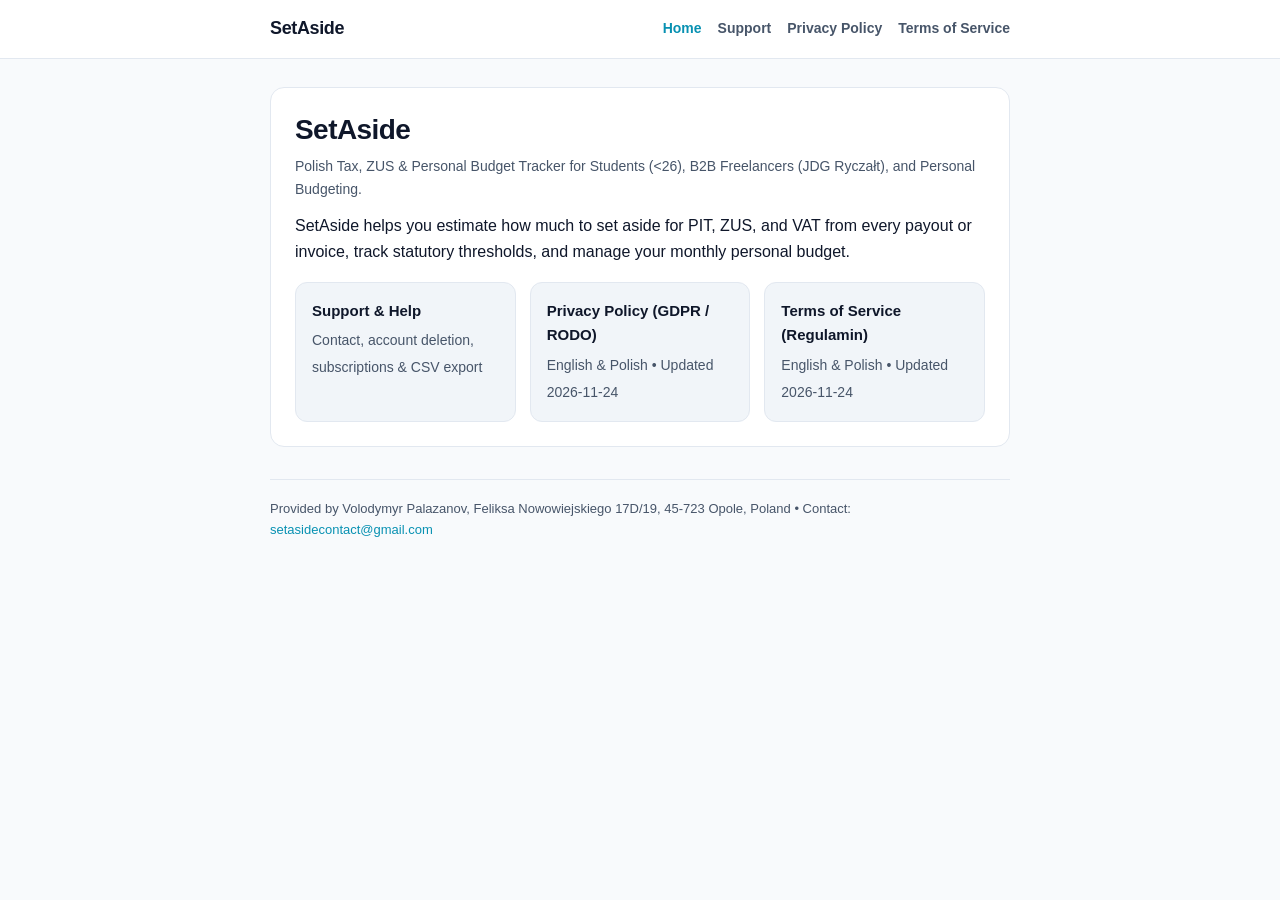
<file: index.html>
<!DOCTYPE html>
<html lang="en">
<head>
  <meta charset="UTF-8" />
  <meta name="viewport" content="width=device-width, initial-scale=1.0" />
  <title>SetAside — Polish Tax, ZUS &amp; Personal Budget Tracker</title>
  <link rel="stylesheet" href="style.css" />
</head>
<body>
  <header class="topbar">
    <div class="topbar-inner">
      <a class="brand" href="index.html">SetAside</a>
      <nav class="nav">
        <a class="active" href="index.html">Home</a>
        <a href="support.html">Support</a>
        <a href="privacy.html">Privacy Policy</a>
        <a href="terms.html">Terms of Service</a>
      </nav>
    </div>
  </header>

  <main class="container">
    <section class="card">
      <h1>SetAside</h1>
      <p class="muted">
        Polish Tax, ZUS &amp; Personal Budget Tracker for Students (&lt;26), B2B Freelancers (JDG Ryczałt), and Personal Budgeting.
      </p>
      <p>
        SetAside helps you estimate how much to set aside for PIT, ZUS, and VAT from every payout or invoice, track statutory thresholds, and manage your monthly personal budget.
      </p>
      <div class="grid">
        <a class="tile" href="support.html">
          <strong>Support &amp; Help</strong>
          <span class="muted">Contact, account deletion, subscriptions &amp; CSV export</span>
        </a>
        <a class="tile" href="privacy.html">
          <strong>Privacy Policy (GDPR / RODO)</strong>
          <span class="muted">English &amp; Polish • Updated 2026-11-24</span>
        </a>
        <a class="tile" href="terms.html">
          <strong>Terms of Service (Regulamin)</strong>
          <span class="muted">English &amp; Polish • Updated 2026-11-24</span>
        </a>
      </div>
    </section>

    <footer class="footer">
      Provided by Volodymyr Palazanov, Feliksa Nowowiejskiego 17D/19, 45-723 Opole, Poland •
      Contact: <a href="mailto:setasidecontact@gmail.com">setasidecontact@gmail.com</a>
    </footer>
  </main>
</body>
</html>
</file>
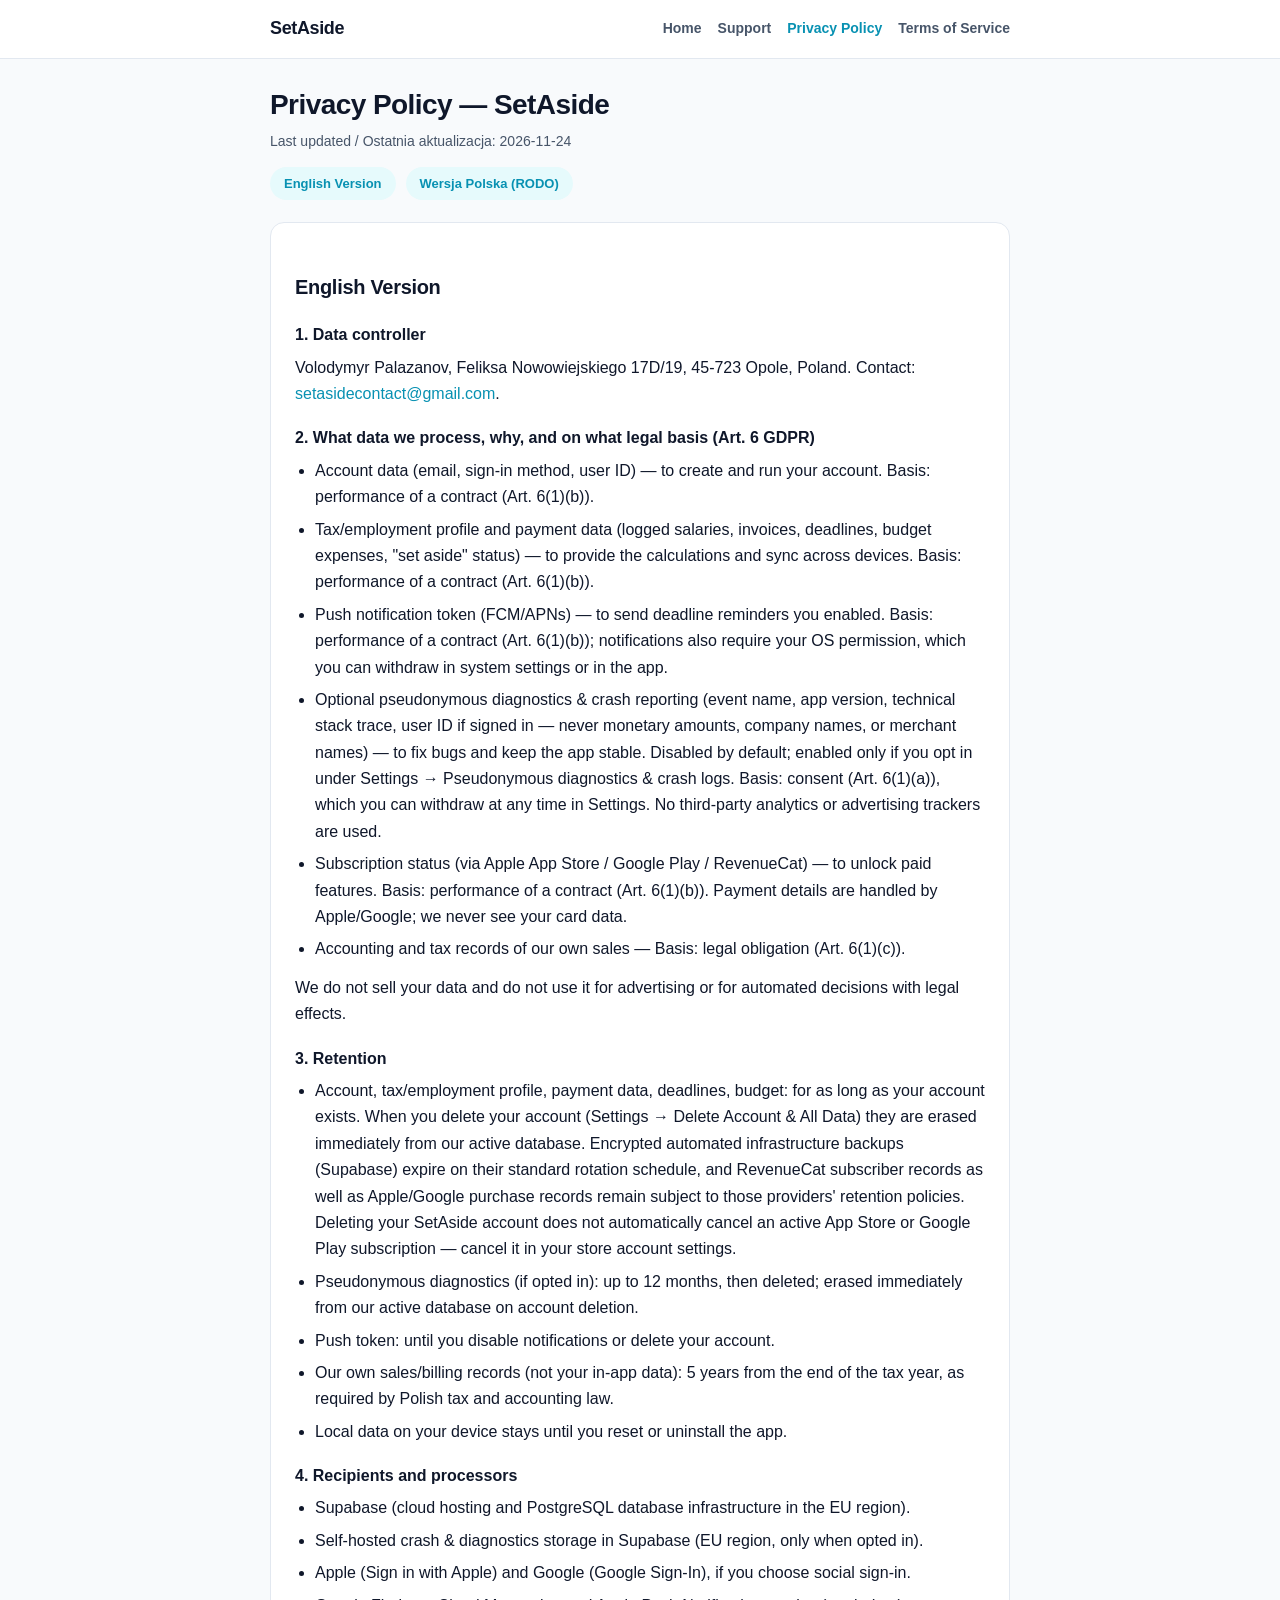
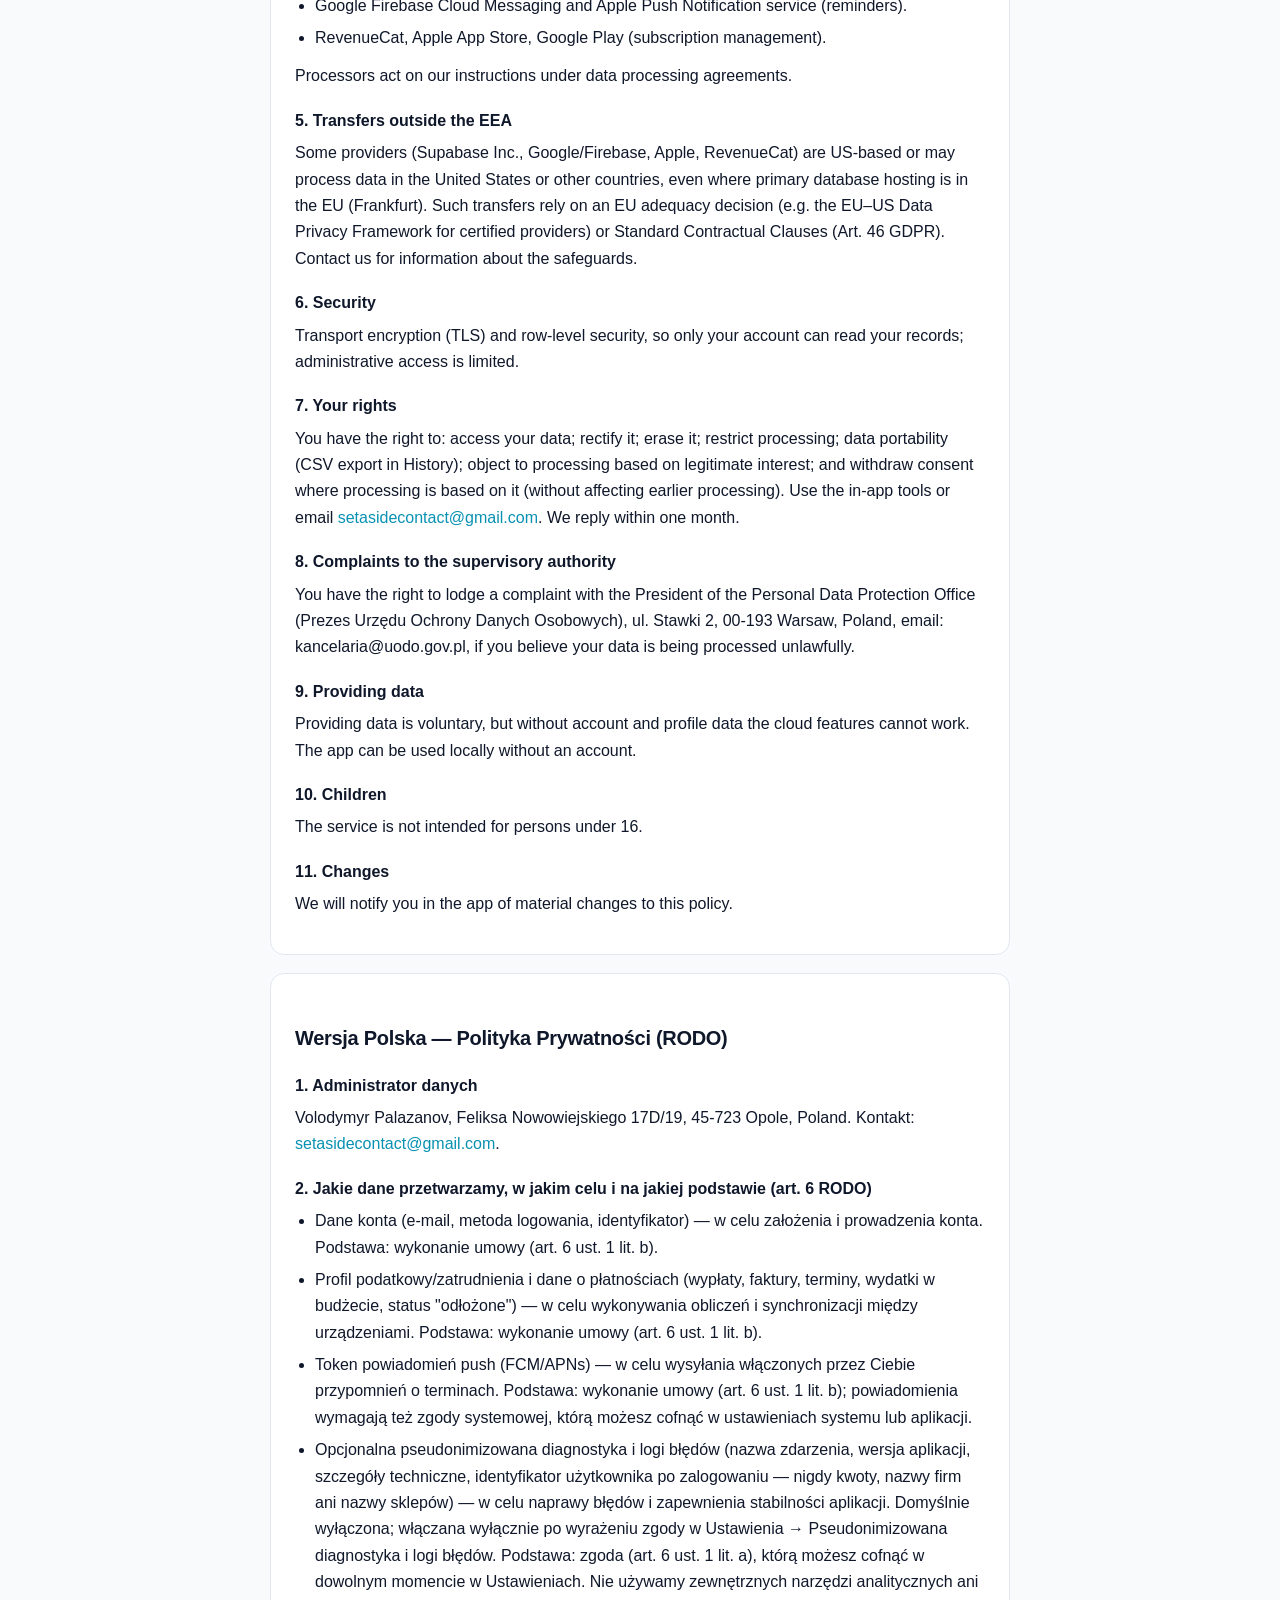
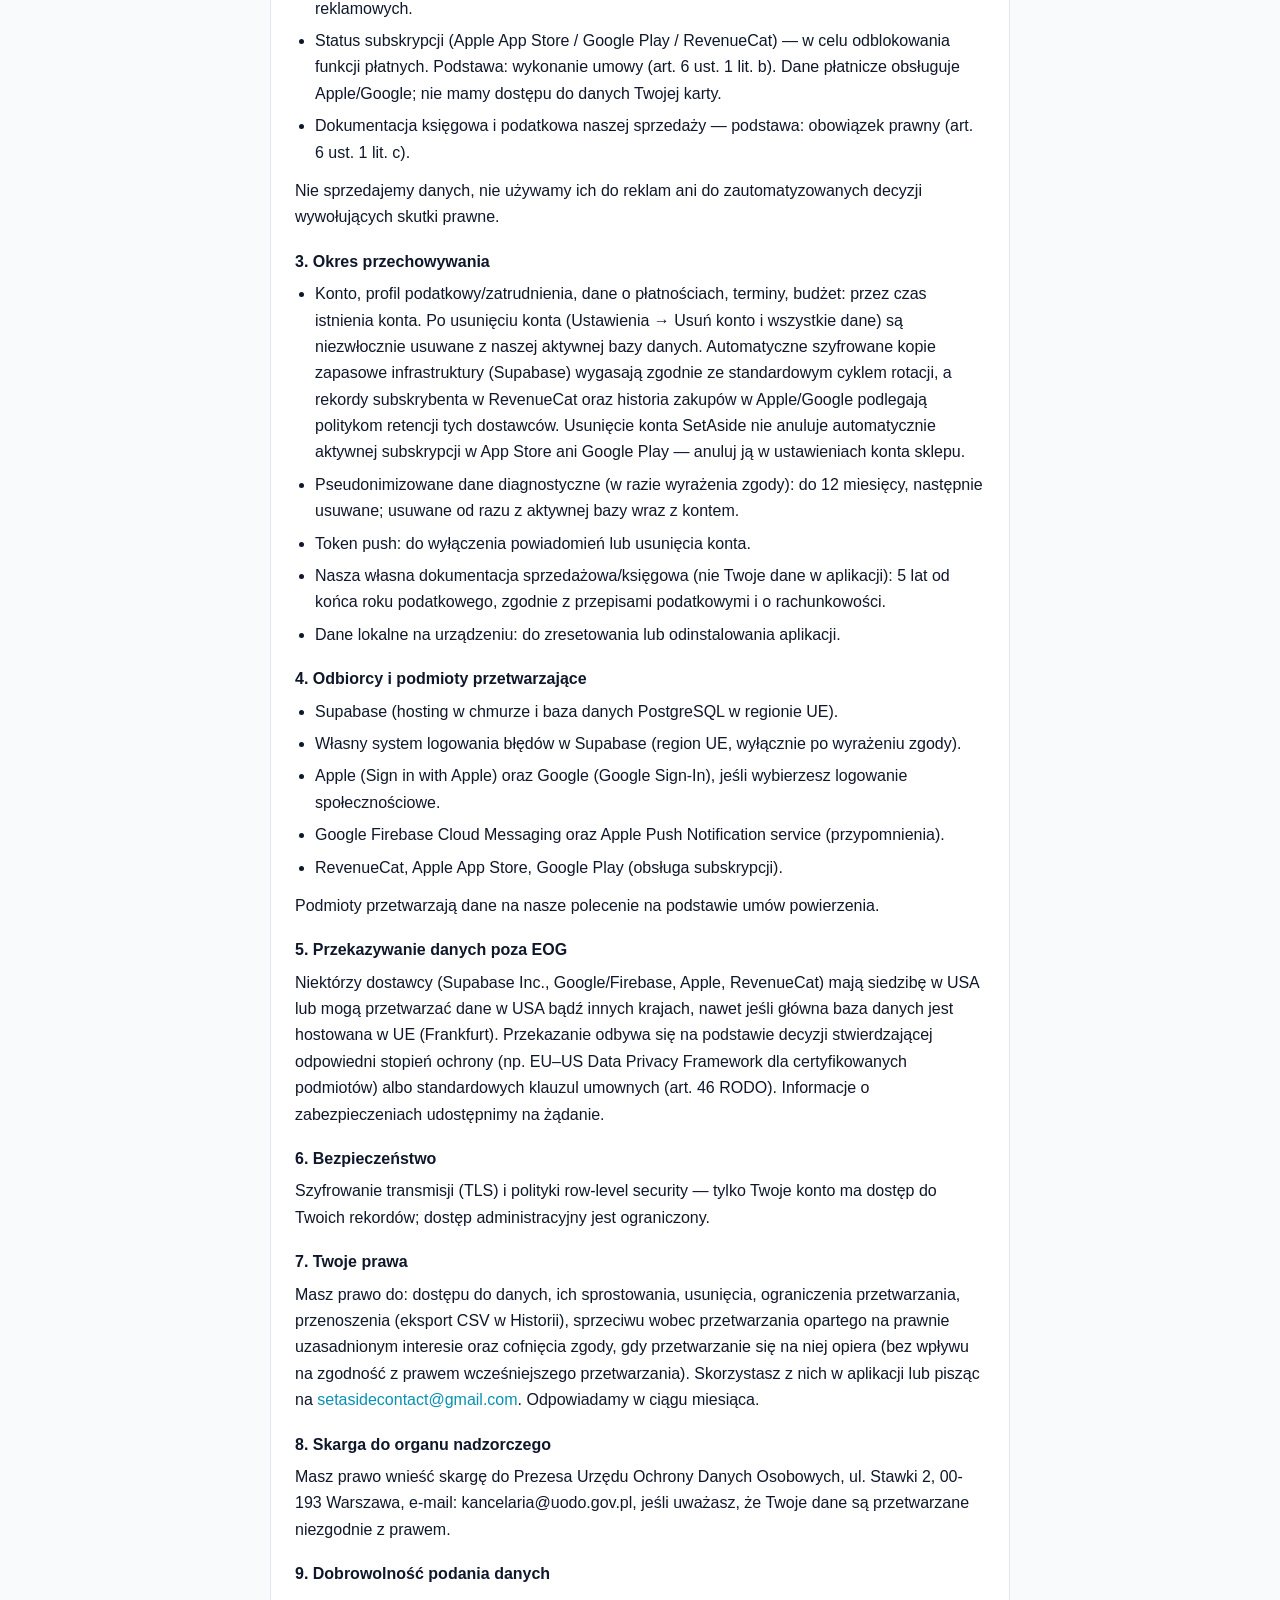
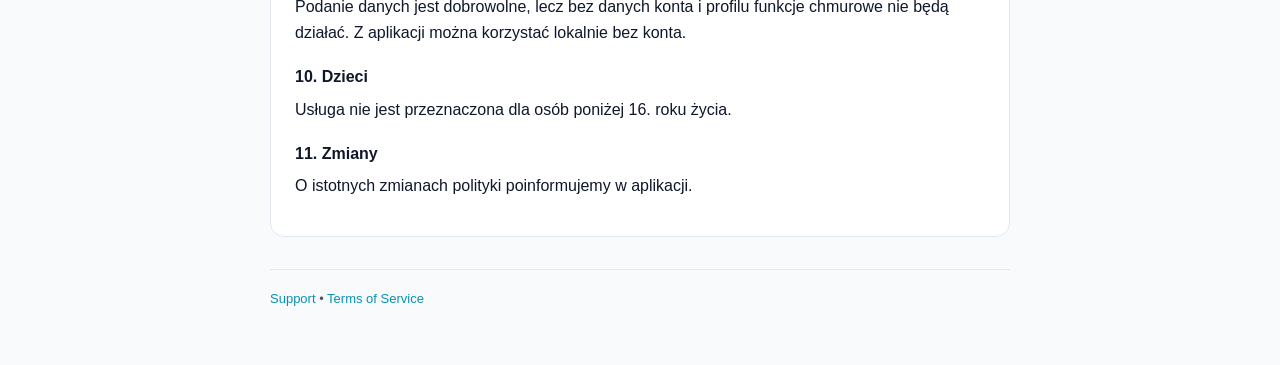
<file: privacy.html>
<!DOCTYPE html>
<html lang="en">
<head>
  <meta charset="UTF-8" />
  <meta name="viewport" content="width=device-width, initial-scale=1.0" />
  <title>Privacy Policy — SetAside</title>
  <link rel="stylesheet" href="style.css" />
</head>
<body>
  <header class="topbar">
    <div class="topbar-inner">
      <a class="brand" href="index.html">SetAside</a>
      <nav class="nav">
        <a href="index.html">Home</a>
        <a href="support.html">Support</a>
        <a class="active" href="privacy.html">Privacy Policy</a>
        <a href="terms.html">Terms of Service</a>
      </nav>
    </div>
  </header>

  <main class="container">
    <h1>Privacy Policy — SetAside</h1>
    <p class="muted">Last updated / Ostatnia aktualizacja: 2026-11-24</p>

    <div class="lang-pills">
      <a class="pill" href="#en">English Version</a>
      <a class="pill" href="#pl">Wersja Polska (RODO)</a>
    </div>

    <section id="en" class="card">
      <h2>English Version</h2>

      <h3>1. Data controller</h3>
      <p>
        Volodymyr Palazanov, Feliksa Nowowiejskiego 17D/19, 45-723 Opole, Poland. Contact:
        <a href="mailto:setasidecontact@gmail.com">setasidecontact@gmail.com</a>.
      </p>

      <h3>2. What data we process, why, and on what legal basis (Art. 6 GDPR)</h3>
      <ul>
        <li>Account data (email, sign-in method, user ID) — to create and run your account. Basis: performance of a contract (Art. 6(1)(b)).</li>
        <li>Tax/employment profile and payment data (logged salaries, invoices, deadlines, budget expenses, "set aside" status) — to provide the calculations and sync across devices. Basis: performance of a contract (Art. 6(1)(b)).</li>
        <li>Push notification token (FCM/APNs) — to send deadline reminders you enabled. Basis: performance of a contract (Art. 6(1)(b)); notifications also require your OS permission, which you can withdraw in system settings or in the app.</li>
        <li>Optional pseudonymous diagnostics &amp; crash reporting (event name, app version, technical stack trace, user ID if signed in — never monetary amounts, company names, or merchant names) — to fix bugs and keep the app stable. Disabled by default; enabled only if you opt in under Settings → Pseudonymous diagnostics &amp; crash logs. Basis: consent (Art. 6(1)(a)), which you can withdraw at any time in Settings. No third-party analytics or advertising trackers are used.</li>
        <li>Subscription status (via Apple App Store / Google Play / RevenueCat) — to unlock paid features. Basis: performance of a contract (Art. 6(1)(b)). Payment details are handled by Apple/Google; we never see your card data.</li>
        <li>Accounting and tax records of our own sales — Basis: legal obligation (Art. 6(1)(c)).</li>
      </ul>
      <p>We do not sell your data and do not use it for advertising or for automated decisions with legal effects.</p>

      <h3>3. Retention</h3>
      <ul>
        <li>Account, tax/employment profile, payment data, deadlines, budget: for as long as your account exists. When you delete your account (Settings → Delete Account &amp; All Data) they are erased immediately from our active database. Encrypted automated infrastructure backups (Supabase) expire on their standard rotation schedule, and RevenueCat subscriber records as well as Apple/Google purchase records remain subject to those providers' retention policies. Deleting your SetAside account does not automatically cancel an active App Store or Google Play subscription — cancel it in your store account settings.</li>
        <li>Pseudonymous diagnostics (if opted in): up to 12 months, then deleted; erased immediately from our active database on account deletion.</li>
        <li>Push token: until you disable notifications or delete your account.</li>
        <li>Our own sales/billing records (not your in-app data): 5 years from the end of the tax year, as required by Polish tax and accounting law.</li>
        <li>Local data on your device stays until you reset or uninstall the app.</li>
      </ul>

      <h3>4. Recipients and processors</h3>
      <ul>
        <li>Supabase (cloud hosting and PostgreSQL database infrastructure in the EU region).</li>
        <li>Self-hosted crash &amp; diagnostics storage in Supabase (EU region, only when opted in).</li>
        <li>Apple (Sign in with Apple) and Google (Google Sign-In), if you choose social sign-in.</li>
        <li>Google Firebase Cloud Messaging and Apple Push Notification service (reminders).</li>
        <li>RevenueCat, Apple App Store, Google Play (subscription management).</li>
      </ul>
      <p>Processors act on our instructions under data processing agreements.</p>

      <h3>5. Transfers outside the EEA</h3>
      <p>
        Some providers (Supabase Inc., Google/Firebase, Apple, RevenueCat) are US-based or may process data in the United States or other countries, even where primary database hosting is in the EU (Frankfurt). Such transfers rely on an EU adequacy decision (e.g. the EU–US Data Privacy Framework for certified providers) or Standard Contractual Clauses (Art. 46 GDPR). Contact us for information about the safeguards.
      </p>

      <h3>6. Security</h3>
      <p>Transport encryption (TLS) and row-level security, so only your account can read your records; administrative access is limited.</p>

      <h3>7. Your rights</h3>
      <p>
        You have the right to: access your data; rectify it; erase it; restrict processing; data portability (CSV export in History); object to processing based on legitimate interest; and withdraw consent where processing is based on it (without affecting earlier processing). Use the in-app tools or email <a href="mailto:setasidecontact@gmail.com">setasidecontact@gmail.com</a>. We reply within one month.
      </p>

      <h3>8. Complaints to the supervisory authority</h3>
      <p>
        You have the right to lodge a complaint with the President of the Personal Data Protection Office (Prezes Urzędu Ochrony Danych Osobowych), ul. Stawki 2, 00-193 Warsaw, Poland, email: kancelaria@uodo.gov.pl, if you believe your data is being processed unlawfully.
      </p>

      <h3>9. Providing data</h3>
      <p>Providing data is voluntary, but without account and profile data the cloud features cannot work. The app can be used locally without an account.</p>

      <h3>10. Children</h3>
      <p>The service is not intended for persons under 16.</p>

      <h3>11. Changes</h3>
      <p>We will notify you in the app of material changes to this policy.</p>
    </section>

    <section id="pl" class="card">
      <h2>Wersja Polska — Polityka Prywatności (RODO)</h2>

      <h3>1. Administrator danych</h3>
      <p>
        Volodymyr Palazanov, Feliksa Nowowiejskiego 17D/19, 45-723 Opole, Poland. Kontakt:
        <a href="mailto:setasidecontact@gmail.com">setasidecontact@gmail.com</a>.
      </p>

      <h3>2. Jakie dane przetwarzamy, w jakim celu i na jakiej podstawie (art. 6 RODO)</h3>
      <ul>
        <li>Dane konta (e-mail, metoda logowania, identyfikator) — w celu założenia i prowadzenia konta. Podstawa: wykonanie umowy (art. 6 ust. 1 lit. b).</li>
        <li>Profil podatkowy/zatrudnienia i dane o płatnościach (wypłaty, faktury, terminy, wydatki w budżecie, status "odłożone") — w celu wykonywania obliczeń i synchronizacji między urządzeniami. Podstawa: wykonanie umowy (art. 6 ust. 1 lit. b).</li>
        <li>Token powiadomień push (FCM/APNs) — w celu wysyłania włączonych przez Ciebie przypomnień o terminach. Podstawa: wykonanie umowy (art. 6 ust. 1 lit. b); powiadomienia wymagają też zgody systemowej, którą możesz cofnąć w ustawieniach systemu lub aplikacji.</li>
        <li>Opcjonalna pseudonimizowana diagnostyka i logi błędów (nazwa zdarzenia, wersja aplikacji, szczegóły techniczne, identyfikator użytkownika po zalogowaniu — nigdy kwoty, nazwy firm ani nazwy sklepów) — w celu naprawy błędów i zapewnienia stabilności aplikacji. Domyślnie wyłączona; włączana wyłącznie po wyrażeniu zgody w Ustawienia → Pseudonimizowana diagnostyka i logi błędów. Podstawa: zgoda (art. 6 ust. 1 lit. a), którą możesz cofnąć w dowolnym momencie w Ustawieniach. Nie używamy zewnętrznych narzędzi analitycznych ani reklamowych.</li>
        <li>Status subskrypcji (Apple App Store / Google Play / RevenueCat) — w celu odblokowania funkcji płatnych. Podstawa: wykonanie umowy (art. 6 ust. 1 lit. b). Dane płatnicze obsługuje Apple/Google; nie mamy dostępu do danych Twojej karty.</li>
        <li>Dokumentacja księgowa i podatkowa naszej sprzedaży — podstawa: obowiązek prawny (art. 6 ust. 1 lit. c).</li>
      </ul>
      <p>Nie sprzedajemy danych, nie używamy ich do reklam ani do zautomatyzowanych decyzji wywołujących skutki prawne.</p>

      <h3>3. Okres przechowywania</h3>
      <ul>
        <li>Konto, profil podatkowy/zatrudnienia, dane o płatnościach, terminy, budżet: przez czas istnienia konta. Po usunięciu konta (Ustawienia → Usuń konto i wszystkie dane) są niezwłocznie usuwane z naszej aktywnej bazy danych. Automatyczne szyfrowane kopie zapasowe infrastruktury (Supabase) wygasają zgodnie ze standardowym cyklem rotacji, a rekordy subskrybenta w RevenueCat oraz historia zakupów w Apple/Google podlegają politykom retencji tych dostawców. Usunięcie konta SetAside nie anuluje automatycznie aktywnej subskrypcji w App Store ani Google Play — anuluj ją w ustawieniach konta sklepu.</li>
        <li>Pseudonimizowane dane diagnostyczne (w razie wyrażenia zgody): do 12 miesięcy, następnie usuwane; usuwane od razu z aktywnej bazy wraz z kontem.</li>
        <li>Token push: do wyłączenia powiadomień lub usunięcia konta.</li>
        <li>Nasza własna dokumentacja sprzedażowa/księgowa (nie Twoje dane w aplikacji): 5 lat od końca roku podatkowego, zgodnie z przepisami podatkowymi i o rachunkowości.</li>
        <li>Dane lokalne na urządzeniu: do zresetowania lub odinstalowania aplikacji.</li>
      </ul>

      <h3>4. Odbiorcy i podmioty przetwarzające</h3>
      <ul>
        <li>Supabase (hosting w chmurze i baza danych PostgreSQL w regionie UE).</li>
        <li>Własny system logowania błędów w Supabase (region UE, wyłącznie po wyrażeniu zgody).</li>
        <li>Apple (Sign in with Apple) oraz Google (Google Sign-In), jeśli wybierzesz logowanie społecznościowe.</li>
        <li>Google Firebase Cloud Messaging oraz Apple Push Notification service (przypomnienia).</li>
        <li>RevenueCat, Apple App Store, Google Play (obsługa subskrypcji).</li>
      </ul>
      <p>Podmioty przetwarzają dane na nasze polecenie na podstawie umów powierzenia.</p>

      <h3>5. Przekazywanie danych poza EOG</h3>
      <p>
        Niektórzy dostawcy (Supabase Inc., Google/Firebase, Apple, RevenueCat) mają siedzibę w USA lub mogą przetwarzać dane w USA bądź innych krajach, nawet jeśli główna baza danych jest hostowana w UE (Frankfurt). Przekazanie odbywa się na podstawie decyzji stwierdzającej odpowiedni stopień ochrony (np. EU–US Data Privacy Framework dla certyfikowanych podmiotów) albo standardowych klauzul umownych (art. 46 RODO). Informacje o zabezpieczeniach udostępnimy na żądanie.
      </p>

      <h3>6. Bezpieczeństwo</h3>
      <p>Szyfrowanie transmisji (TLS) i polityki row-level security — tylko Twoje konto ma dostęp do Twoich rekordów; dostęp administracyjny jest ograniczony.</p>

      <h3>7. Twoje prawa</h3>
      <p>
        Masz prawo do: dostępu do danych, ich sprostowania, usunięcia, ograniczenia przetwarzania, przenoszenia (eksport CSV w Historii), sprzeciwu wobec przetwarzania opartego na prawnie uzasadnionym interesie oraz cofnięcia zgody, gdy przetwarzanie się na niej opiera (bez wpływu na zgodność z prawem wcześniejszego przetwarzania). Skorzystasz z nich w aplikacji lub pisząc na <a href="mailto:setasidecontact@gmail.com">setasidecontact@gmail.com</a>. Odpowiadamy w ciągu miesiąca.
      </p>

      <h3>8. Skarga do organu nadzorczego</h3>
      <p>
        Masz prawo wnieść skargę do Prezesa Urzędu Ochrony Danych Osobowych, ul. Stawki 2, 00-193 Warszawa, e-mail: kancelaria@uodo.gov.pl, jeśli uważasz, że Twoje dane są przetwarzane niezgodnie z prawem.
      </p>

      <h3>9. Dobrowolność podania danych</h3>
      <p>Podanie danych jest dobrowolne, lecz bez danych konta i profilu funkcje chmurowe nie będą działać. Z aplikacji można korzystać lokalnie bez konta.</p>

      <h3>10. Dzieci</h3>
      <p>Usługa nie jest przeznaczona dla osób poniżej 16. roku życia.</p>

      <h3>11. Zmiany</h3>
      <p>O istotnych zmianach polityki poinformujemy w aplikacji.</p>
    </section>

    <footer class="footer">
      <a href="support.html">Support</a> • <a href="terms.html">Terms of Service</a>
    </footer>
  </main>
</body>
</html>
</file>
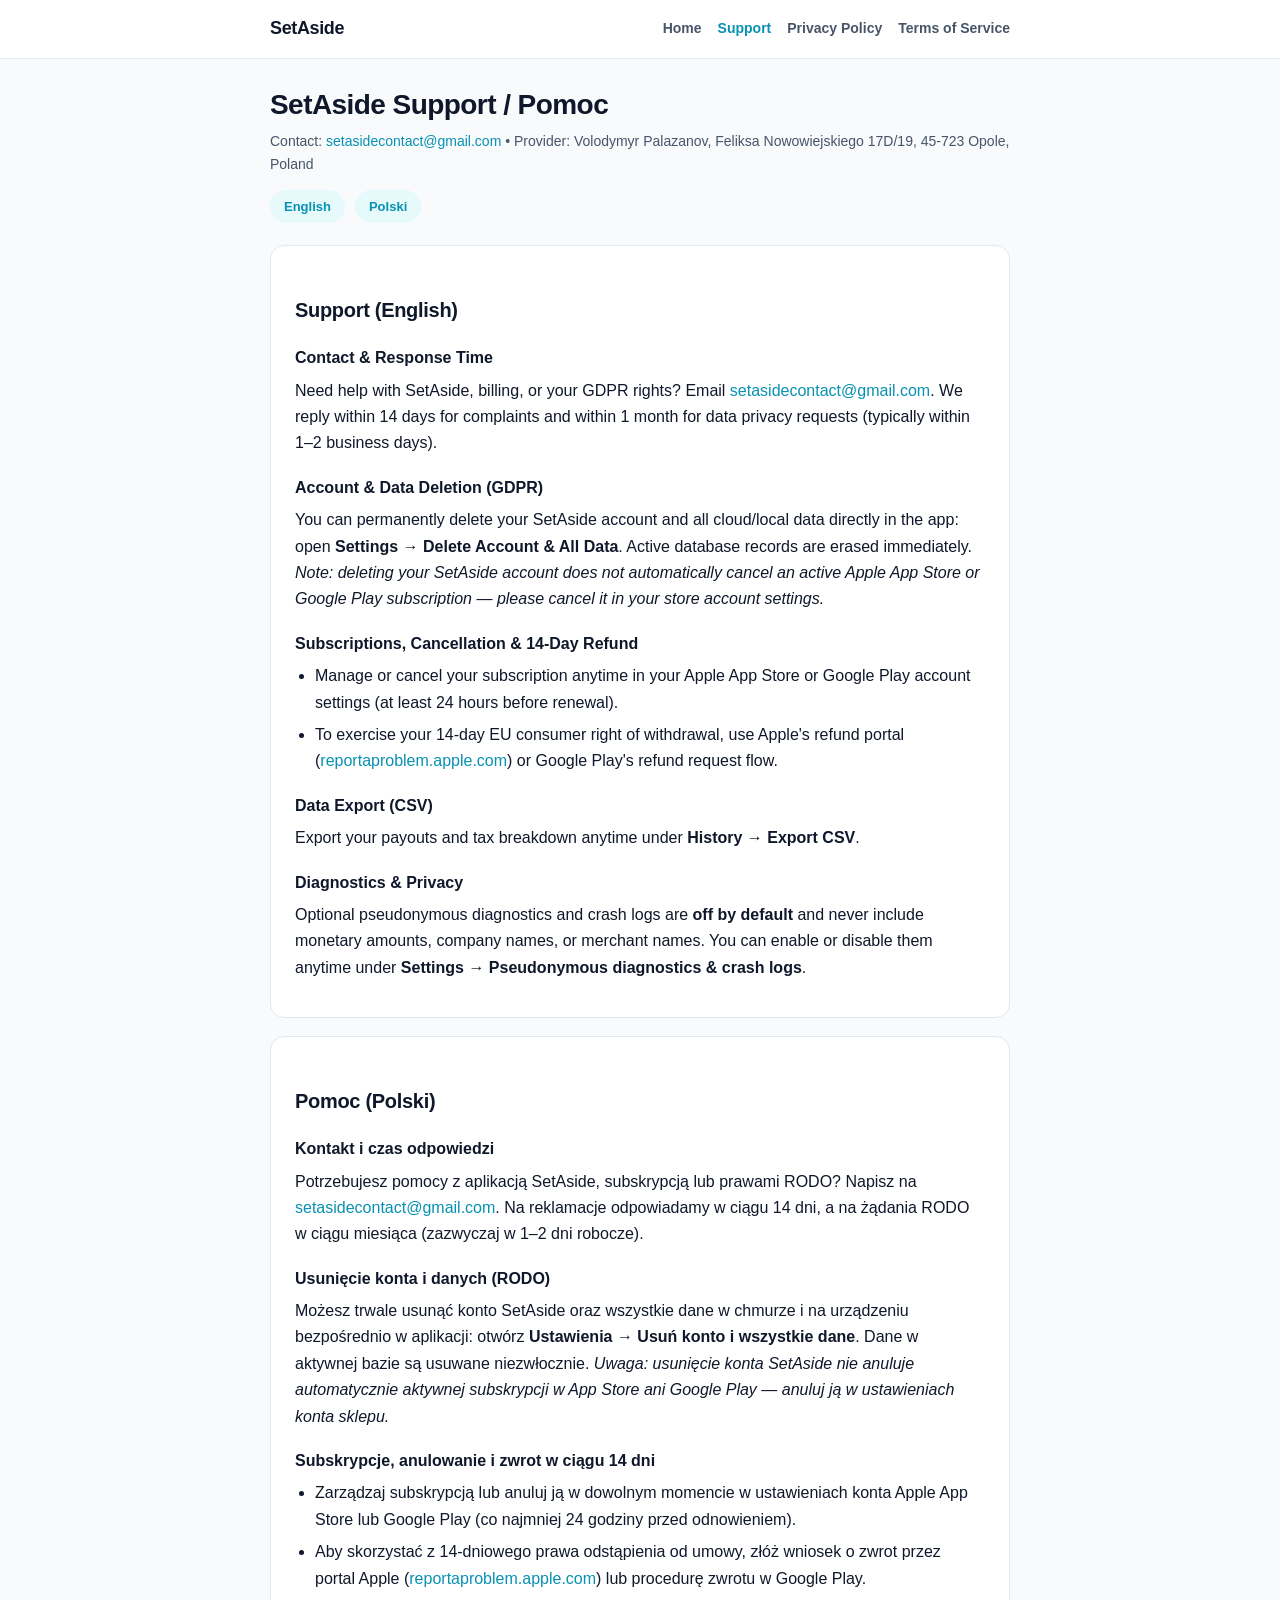
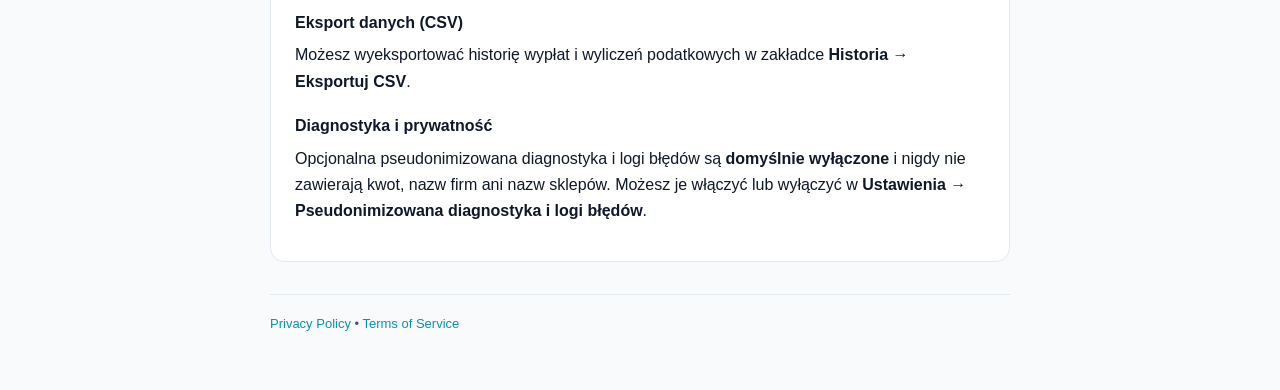
<file: support.html>
<!DOCTYPE html>
<html lang="en">
<head>
  <meta charset="UTF-8" />
  <meta name="viewport" content="width=device-width, initial-scale=1.0" />
  <title>Support — SetAside</title>
  <link rel="stylesheet" href="style.css" />
</head>
<body>
  <header class="topbar">
    <div class="topbar-inner">
      <a class="brand" href="index.html">SetAside</a>
      <nav class="nav">
        <a href="index.html">Home</a>
        <a class="active" href="support.html">Support</a>
        <a href="privacy.html">Privacy Policy</a>
        <a href="terms.html">Terms of Service</a>
      </nav>
    </div>
  </header>

  <main class="container">
    <h1>SetAside Support / Pomoc</h1>
    <p class="muted">
      Contact: <a href="mailto:setasidecontact@gmail.com">setasidecontact@gmail.com</a> •
      Provider: Volodymyr Palazanov, Feliksa Nowowiejskiego 17D/19, 45-723 Opole, Poland
    </p>

    <div class="lang-pills">
      <a class="pill" href="#en">English</a>
      <a class="pill" href="#pl">Polski</a>
    </div>

    <section id="en" class="card">
      <h2>Support (English)</h2>

      <h3>Contact &amp; Response Time</h3>
      <p>
        Need help with SetAside, billing, or your GDPR rights? Email
        <a href="mailto:setasidecontact@gmail.com">setasidecontact@gmail.com</a>. We reply within 14 days for complaints and within 1 month for data privacy requests (typically within 1–2 business days).
      </p>

      <h3>Account &amp; Data Deletion (GDPR)</h3>
      <p>
        You can permanently delete your SetAside account and all cloud/local data directly in the app: open
        <strong>Settings → Delete Account &amp; All Data</strong>. Active database records are erased immediately.
        <em>Note: deleting your SetAside account does not automatically cancel an active Apple App Store or Google Play subscription — please cancel it in your store account settings.</em>
      </p>

      <h3>Subscriptions, Cancellation &amp; 14-Day Refund</h3>
      <ul>
        <li>Manage or cancel your subscription anytime in your Apple App Store or Google Play account settings (at least 24 hours before renewal).</li>
        <li>To exercise your 14-day EU consumer right of withdrawal, use Apple's refund portal (<a href="https://reportaproblem.apple.com" target="_blank" rel="noopener noreferrer">reportaproblem.apple.com</a>) or Google Play's refund request flow.</li>
      </ul>

      <h3>Data Export (CSV)</h3>
      <p>
        Export your payouts and tax breakdown anytime under <strong>History → Export CSV</strong>.
      </p>

      <h3>Diagnostics &amp; Privacy</h3>
      <p>
        Optional pseudonymous diagnostics and crash logs are <strong>off by default</strong> and never include monetary amounts, company names, or merchant names. You can enable or disable them anytime under <strong>Settings → Pseudonymous diagnostics &amp; crash logs</strong>.
      </p>
    </section>

    <section id="pl" class="card">
      <h2>Pomoc (Polski)</h2>

      <h3>Kontakt i czas odpowiedzi</h3>
      <p>
        Potrzebujesz pomocy z aplikacją SetAside, subskrypcją lub prawami RODO? Napisz na
        <a href="mailto:setasidecontact@gmail.com">setasidecontact@gmail.com</a>. Na reklamacje odpowiadamy w ciągu 14 dni, a na żądania RODO w ciągu miesiąca (zazwyczaj w 1–2 dni robocze).
      </p>

      <h3>Usunięcie konta i danych (RODO)</h3>
      <p>
        Możesz trwale usunąć konto SetAside oraz wszystkie dane w chmurze i na urządzeniu bezpośrednio w aplikacji: otwórz
        <strong>Ustawienia → Usuń konto i wszystkie dane</strong>. Dane w aktywnej bazie są usuwane niezwłocznie.
        <em>Uwaga: usunięcie konta SetAside nie anuluje automatycznie aktywnej subskrypcji w App Store ani Google Play — anuluj ją w ustawieniach konta sklepu.</em>
      </p>

      <h3>Subskrypcje, anulowanie i zwrot w ciągu 14 dni</h3>
      <ul>
        <li>Zarządzaj subskrypcją lub anuluj ją w dowolnym momencie w ustawieniach konta Apple App Store lub Google Play (co najmniej 24 godziny przed odnowieniem).</li>
        <li>Aby skorzystać z 14-dniowego prawa odstąpienia od umowy, złóż wniosek o zwrot przez portal Apple (<a href="https://reportaproblem.apple.com" target="_blank" rel="noopener noreferrer">reportaproblem.apple.com</a>) lub procedurę zwrotu w Google Play.</li>
      </ul>

      <h3>Eksport danych (CSV)</h3>
      <p>
        Możesz wyeksportować historię wypłat i wyliczeń podatkowych w zakładce <strong>Historia → Eksportuj CSV</strong>.
      </p>

      <h3>Diagnostyka i prywatność</h3>
      <p>
        Opcjonalna pseudonimizowana diagnostyka i logi błędów są <strong>domyślnie wyłączone</strong> i nigdy nie zawierają kwot, nazw firm ani nazw sklepów. Możesz je włączyć lub wyłączyć w <strong>Ustawienia → Pseudonimizowana diagnostyka i logi błędów</strong>.
      </p>
    </section>

    <footer class="footer">
      <a href="privacy.html">Privacy Policy</a> • <a href="terms.html">Terms of Service</a>
    </footer>
  </main>
</body>
</html>
</file>
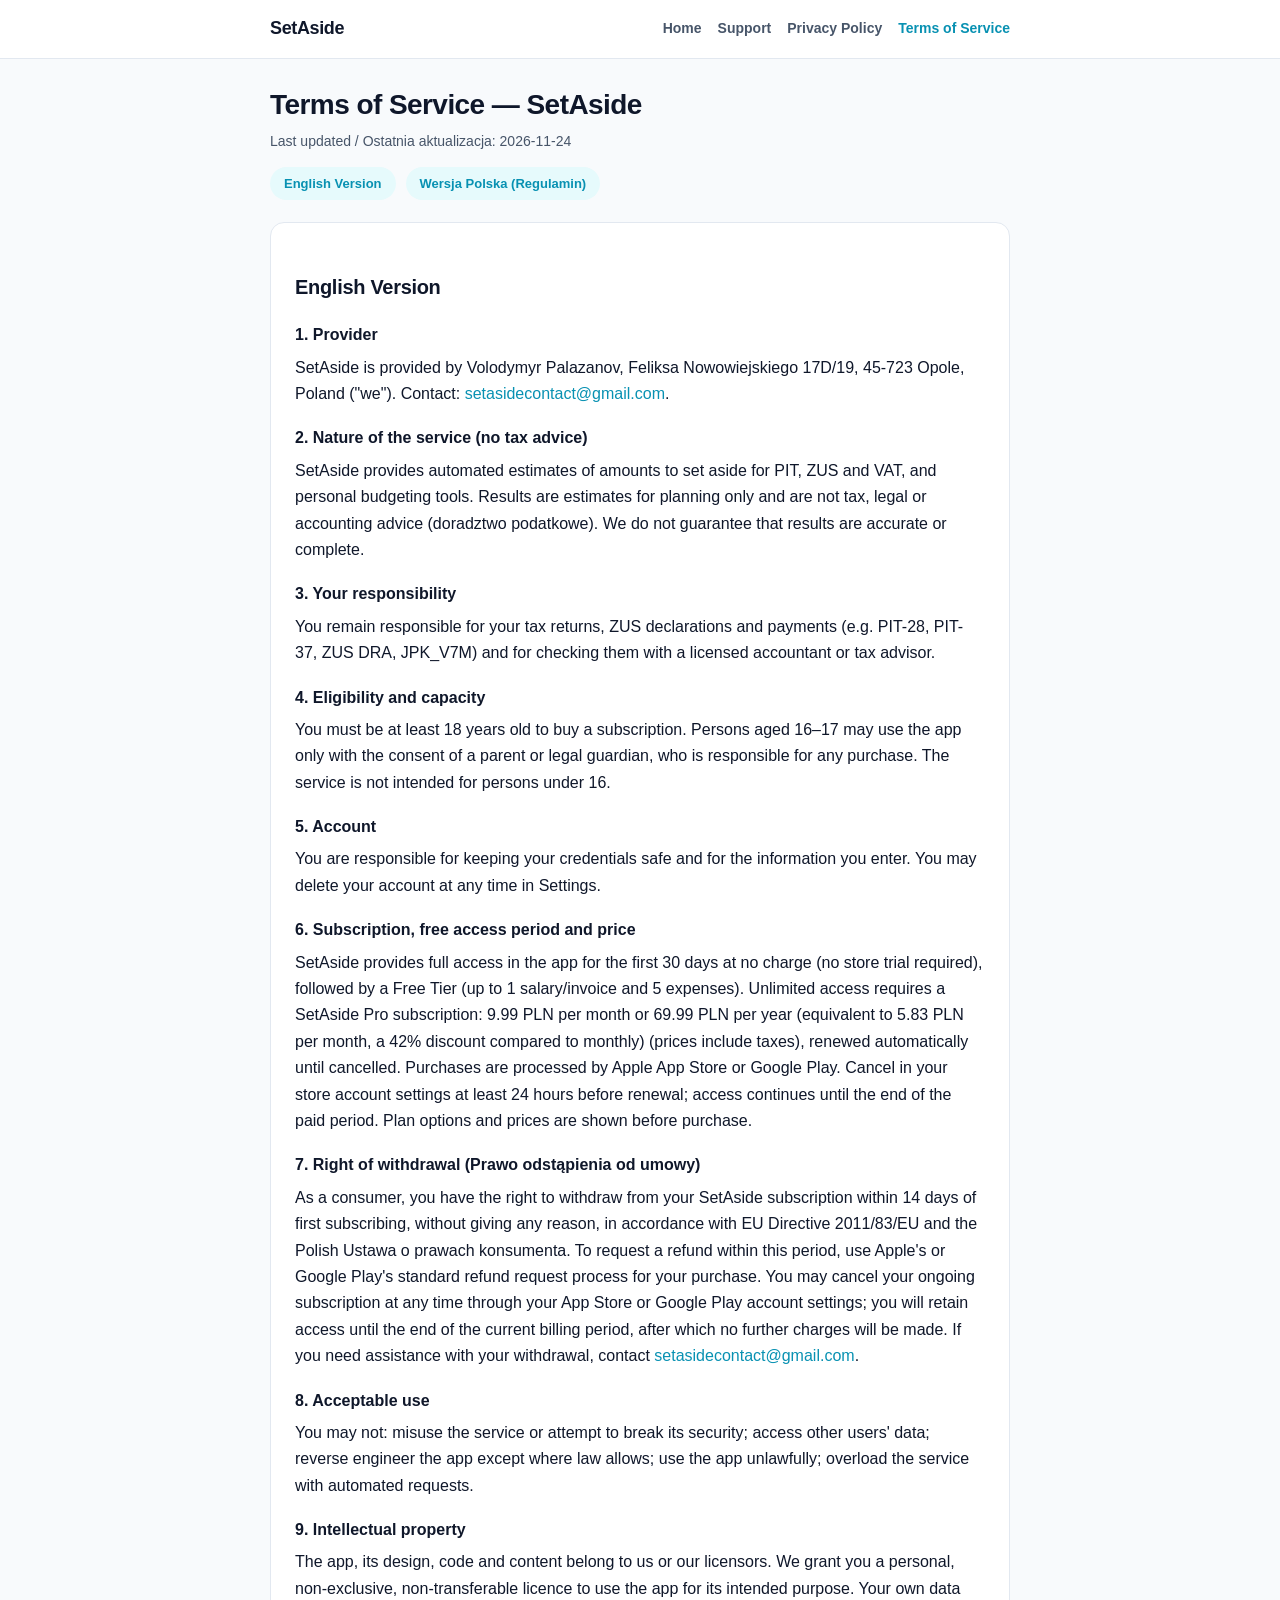
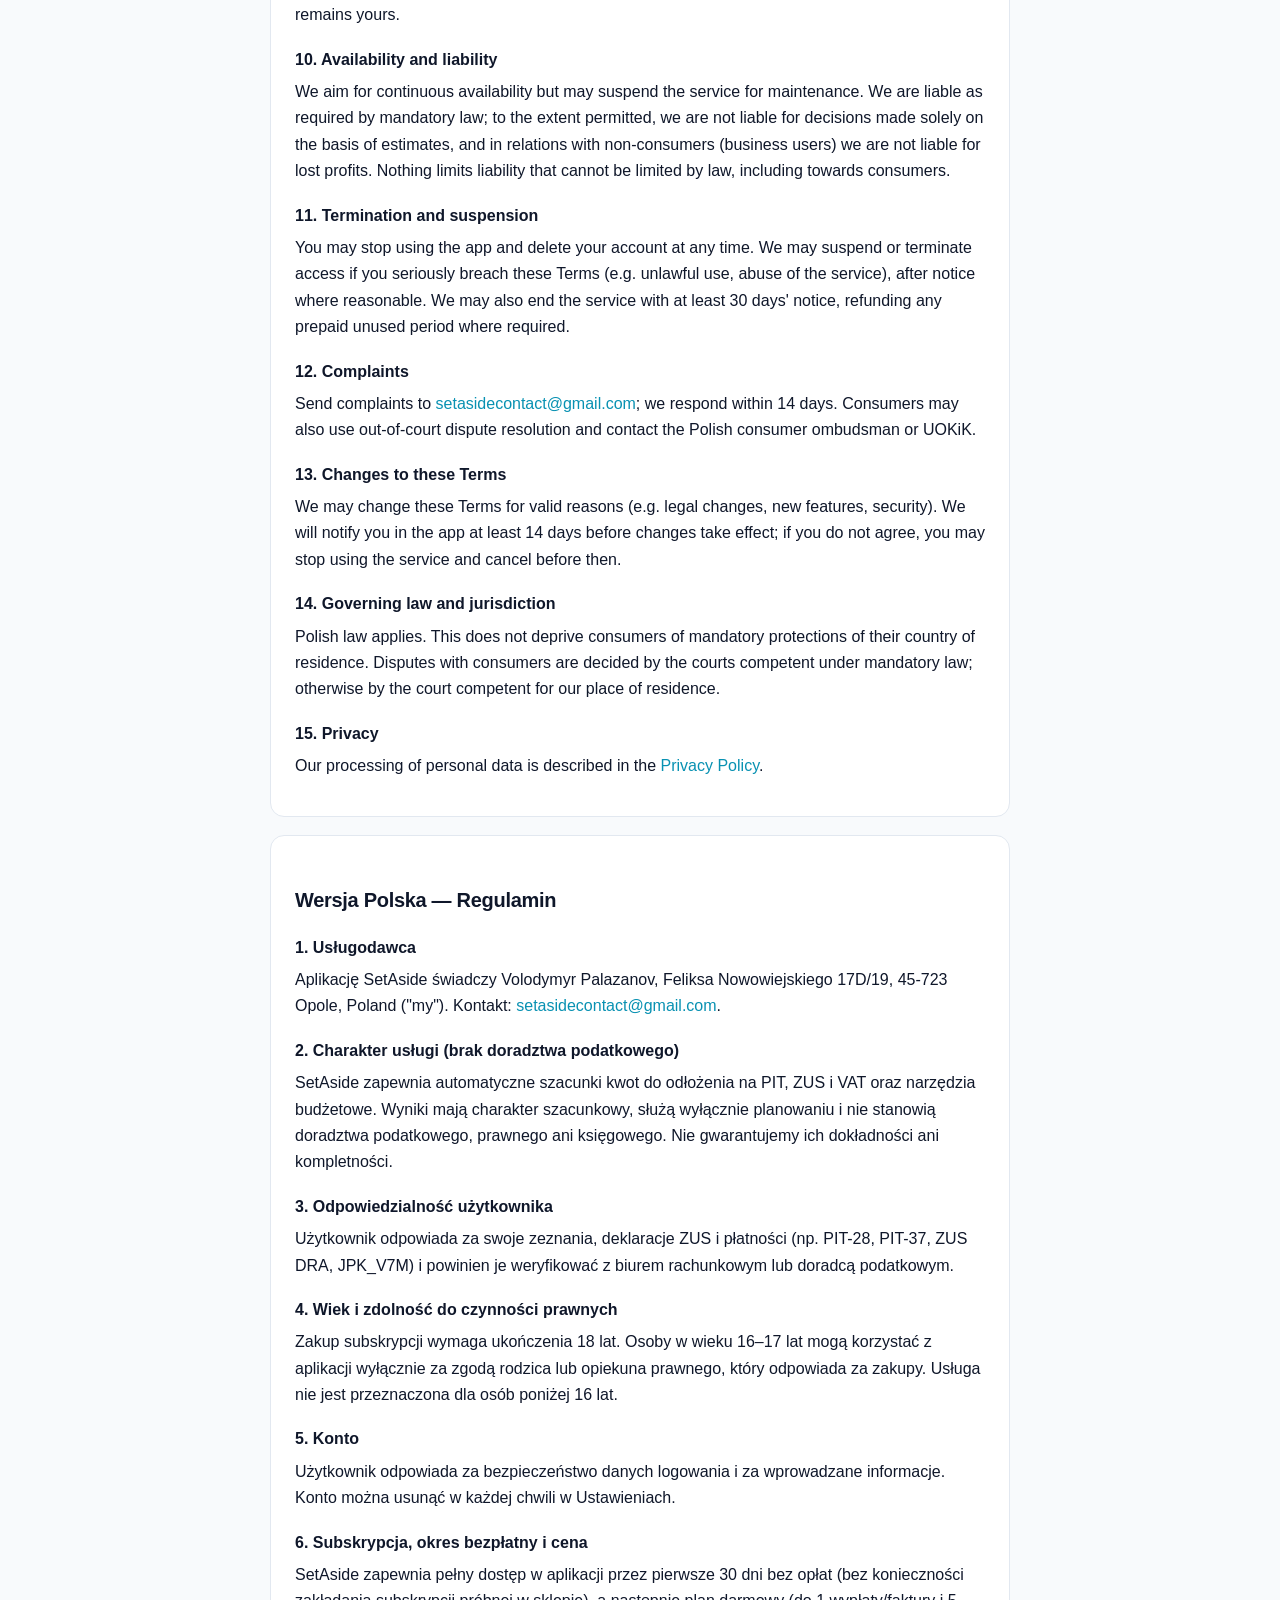
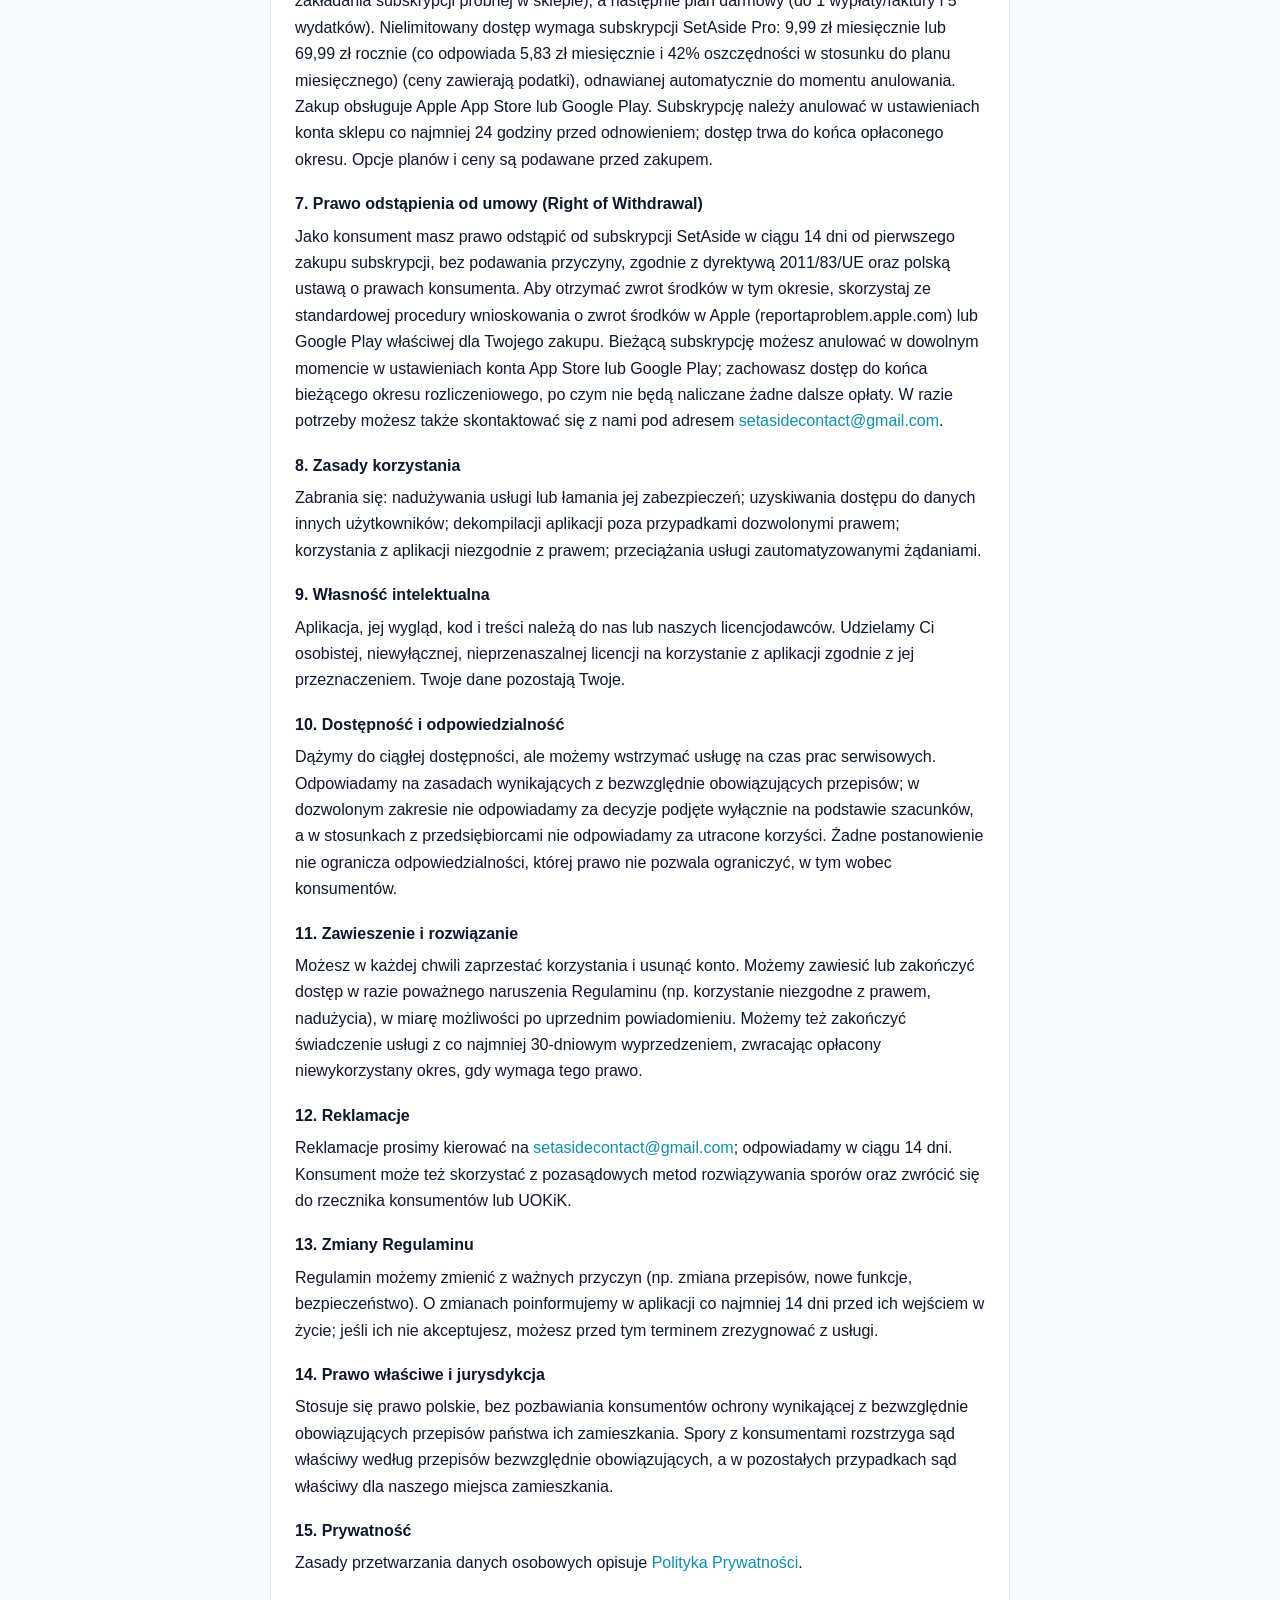
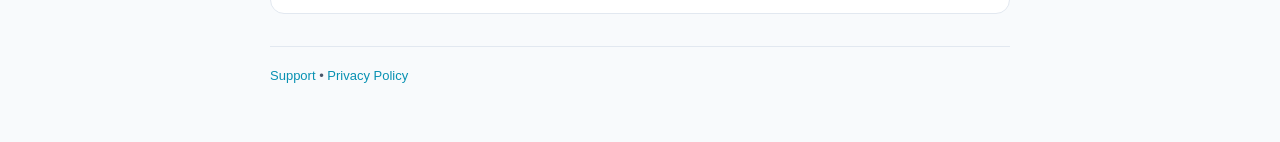
<file: terms.html>
<!DOCTYPE html>
<html lang="en">
<head>
  <meta charset="UTF-8" />
  <meta name="viewport" content="width=device-width, initial-scale=1.0" />
  <title>Terms of Service — SetAside</title>
  <link rel="stylesheet" href="style.css" />
</head>
<body>
  <header class="topbar">
    <div class="topbar-inner">
      <a class="brand" href="index.html">SetAside</a>
      <nav class="nav">
        <a href="index.html">Home</a>
        <a href="support.html">Support</a>
        <a href="privacy.html">Privacy Policy</a>
        <a class="active" href="terms.html">Terms of Service</a>
      </nav>
    </div>
  </header>

  <main class="container">
    <h1>Terms of Service — SetAside</h1>
    <p class="muted">Last updated / Ostatnia aktualizacja: 2026-11-24</p>

    <div class="lang-pills">
      <a class="pill" href="#en">English Version</a>
      <a class="pill" href="#pl">Wersja Polska (Regulamin)</a>
    </div>

    <section id="en" class="card">
      <h2>English Version</h2>

      <h3>1. Provider</h3>
      <p>
        SetAside is provided by Volodymyr Palazanov, Feliksa Nowowiejskiego 17D/19, 45-723 Opole, Poland ("we"). Contact:
        <a href="mailto:setasidecontact@gmail.com">setasidecontact@gmail.com</a>.
      </p>

      <h3>2. Nature of the service (no tax advice)</h3>
      <p>
        SetAside provides automated estimates of amounts to set aside for PIT, ZUS and VAT, and personal budgeting tools. Results are estimates for planning only and are not tax, legal or accounting advice (doradztwo podatkowe). We do not guarantee that results are accurate or complete.
      </p>

      <h3>3. Your responsibility</h3>
      <p>
        You remain responsible for your tax returns, ZUS declarations and payments (e.g. PIT-28, PIT-37, ZUS DRA, JPK_V7M) and for checking them with a licensed accountant or tax advisor.
      </p>

      <h3>4. Eligibility and capacity</h3>
      <p>
        You must be at least 18 years old to buy a subscription. Persons aged 16–17 may use the app only with the consent of a parent or legal guardian, who is responsible for any purchase. The service is not intended for persons under 16.
      </p>

      <h3>5. Account</h3>
      <p>
        You are responsible for keeping your credentials safe and for the information you enter. You may delete your account at any time in Settings.
      </p>

      <h3>6. Subscription, free access period and price</h3>
      <p>
        SetAside provides full access in the app for the first 30 days at no charge (no store trial required), followed by a Free Tier (up to 1 salary/invoice and 5 expenses). Unlimited access requires a SetAside Pro subscription: 9.99 PLN per month or 69.99 PLN per year (equivalent to 5.83 PLN per month, a 42% discount compared to monthly) (prices include taxes), renewed automatically until cancelled. Purchases are processed by Apple App Store or Google Play. Cancel in your store account settings at least 24 hours before renewal; access continues until the end of the paid period. Plan options and prices are shown before purchase.
      </p>

      <h3>7. Right of withdrawal (Prawo odstąpienia od umowy)</h3>
      <p>
        As a consumer, you have the right to withdraw from your SetAside subscription within 14 days of first subscribing, without giving any reason, in accordance with EU Directive 2011/83/EU and the Polish Ustawa o prawach konsumenta. To request a refund within this period, use Apple's or Google Play's standard refund request process for your purchase. You may cancel your ongoing subscription at any time through your App Store or Google Play account settings; you will retain access until the end of the current billing period, after which no further charges will be made. If you need assistance with your withdrawal, contact <a href="mailto:setasidecontact@gmail.com">setasidecontact@gmail.com</a>.
      </p>

      <h3>8. Acceptable use</h3>
      <p>
        You may not: misuse the service or attempt to break its security; access other users' data; reverse engineer the app except where law allows; use the app unlawfully; overload the service with automated requests.
      </p>

      <h3>9. Intellectual property</h3>
      <p>
        The app, its design, code and content belong to us or our licensors. We grant you a personal, non-exclusive, non-transferable licence to use the app for its intended purpose. Your own data remains yours.
      </p>

      <h3>10. Availability and liability</h3>
      <p>
        We aim for continuous availability but may suspend the service for maintenance. We are liable as required by mandatory law; to the extent permitted, we are not liable for decisions made solely on the basis of estimates, and in relations with non-consumers (business users) we are not liable for lost profits. Nothing limits liability that cannot be limited by law, including towards consumers.
      </p>

      <h3>11. Termination and suspension</h3>
      <p>
        You may stop using the app and delete your account at any time. We may suspend or terminate access if you seriously breach these Terms (e.g. unlawful use, abuse of the service), after notice where reasonable. We may also end the service with at least 30 days' notice, refunding any prepaid unused period where required.
      </p>

      <h3>12. Complaints</h3>
      <p>
        Send complaints to <a href="mailto:setasidecontact@gmail.com">setasidecontact@gmail.com</a>; we respond within 14 days. Consumers may also use out-of-court dispute resolution and contact the Polish consumer ombudsman or UOKiK.
      </p>

      <h3>13. Changes to these Terms</h3>
      <p>
        We may change these Terms for valid reasons (e.g. legal changes, new features, security). We will notify you in the app at least 14 days before changes take effect; if you do not agree, you may stop using the service and cancel before then.
      </p>

      <h3>14. Governing law and jurisdiction</h3>
      <p>
        Polish law applies. This does not deprive consumers of mandatory protections of their country of residence. Disputes with consumers are decided by the courts competent under mandatory law; otherwise by the court competent for our place of residence.
      </p>

      <h3>15. Privacy</h3>
      <p>Our processing of personal data is described in the <a href="privacy.html">Privacy Policy</a>.</p>
    </section>

    <section id="pl" class="card">
      <h2>Wersja Polska — Regulamin</h2>

      <h3>1. Usługodawca</h3>
      <p>
        Aplikację SetAside świadczy Volodymyr Palazanov, Feliksa Nowowiejskiego 17D/19, 45-723 Opole, Poland ("my"). Kontakt:
        <a href="mailto:setasidecontact@gmail.com">setasidecontact@gmail.com</a>.
      </p>

      <h3>2. Charakter usługi (brak doradztwa podatkowego)</h3>
      <p>
        SetAside zapewnia automatyczne szacunki kwot do odłożenia na PIT, ZUS i VAT oraz narzędzia budżetowe. Wyniki mają charakter szacunkowy, służą wyłącznie planowaniu i nie stanowią doradztwa podatkowego, prawnego ani księgowego. Nie gwarantujemy ich dokładności ani kompletności.
      </p>

      <h3>3. Odpowiedzialność użytkownika</h3>
      <p>
        Użytkownik odpowiada za swoje zeznania, deklaracje ZUS i płatności (np. PIT-28, PIT-37, ZUS DRA, JPK_V7M) i powinien je weryfikować z biurem rachunkowym lub doradcą podatkowym.
      </p>

      <h3>4. Wiek i zdolność do czynności prawnych</h3>
      <p>
        Zakup subskrypcji wymaga ukończenia 18 lat. Osoby w wieku 16–17 lat mogą korzystać z aplikacji wyłącznie za zgodą rodzica lub opiekuna prawnego, który odpowiada za zakupy. Usługa nie jest przeznaczona dla osób poniżej 16 lat.
      </p>

      <h3>5. Konto</h3>
      <p>
        Użytkownik odpowiada za bezpieczeństwo danych logowania i za wprowadzane informacje. Konto można usunąć w każdej chwili w Ustawieniach.
      </p>

      <h3>6. Subskrypcja, okres bezpłatny i cena</h3>
      <p>
        SetAside zapewnia pełny dostęp w aplikacji przez pierwsze 30 dni bez opłat (bez konieczności zakładania subskrypcji próbnej w sklepie), a następnie plan darmowy (do 1 wypłaty/faktury i 5 wydatków). Nielimitowany dostęp wymaga subskrypcji SetAside Pro: 9,99 zł miesięcznie lub 69,99 zł rocznie (co odpowiada 5,83 zł miesięcznie i 42% oszczędności w stosunku do planu miesięcznego) (ceny zawierają podatki), odnawianej automatycznie do momentu anulowania. Zakup obsługuje Apple App Store lub Google Play. Subskrypcję należy anulować w ustawieniach konta sklepu co najmniej 24 godziny przed odnowieniem; dostęp trwa do końca opłaconego okresu. Opcje planów i ceny są podawane przed zakupem.
      </p>

      <h3>7. Prawo odstąpienia od umowy (Right of Withdrawal)</h3>
      <p>
        Jako konsument masz prawo odstąpić od subskrypcji SetAside w ciągu 14 dni od pierwszego zakupu subskrypcji, bez podawania przyczyny, zgodnie z dyrektywą 2011/83/UE oraz polską ustawą o prawach konsumenta. Aby otrzymać zwrot środków w tym okresie, skorzystaj ze standardowej procedury wnioskowania o zwrot środków w Apple (reportaproblem.apple.com) lub Google Play właściwej dla Twojego zakupu. Bieżącą subskrypcję możesz anulować w dowolnym momencie w ustawieniach konta App Store lub Google Play; zachowasz dostęp do końca bieżącego okresu rozliczeniowego, po czym nie będą naliczane żadne dalsze opłaty. W razie potrzeby możesz także skontaktować się z nami pod adresem <a href="mailto:setasidecontact@gmail.com">setasidecontact@gmail.com</a>.
      </p>

      <h3>8. Zasady korzystania</h3>
      <p>
        Zabrania się: nadużywania usługi lub łamania jej zabezpieczeń; uzyskiwania dostępu do danych innych użytkowników; dekompilacji aplikacji poza przypadkami dozwolonymi prawem; korzystania z aplikacji niezgodnie z prawem; przeciążania usługi zautomatyzowanymi żądaniami.
      </p>

      <h3>9. Własność intelektualna</h3>
      <p>
        Aplikacja, jej wygląd, kod i treści należą do nas lub naszych licencjodawców. Udzielamy Ci osobistej, niewyłącznej, nieprzenaszalnej licencji na korzystanie z aplikacji zgodnie z jej przeznaczeniem. Twoje dane pozostają Twoje.
      </p>

      <h3>10. Dostępność i odpowiedzialność</h3>
      <p>
        Dążymy do ciągłej dostępności, ale możemy wstrzymać usługę na czas prac serwisowych. Odpowiadamy na zasadach wynikających z bezwzględnie obowiązujących przepisów; w dozwolonym zakresie nie odpowiadamy za decyzje podjęte wyłącznie na podstawie szacunków, a w stosunkach z przedsiębiorcami nie odpowiadamy za utracone korzyści. Żadne postanowienie nie ogranicza odpowiedzialności, której prawo nie pozwala ograniczyć, w tym wobec konsumentów.
      </p>

      <h3>11. Zawieszenie i rozwiązanie</h3>
      <p>
        Możesz w każdej chwili zaprzestać korzystania i usunąć konto. Możemy zawiesić lub zakończyć dostęp w razie poważnego naruszenia Regulaminu (np. korzystanie niezgodne z prawem, nadużycia), w miarę możliwości po uprzednim powiadomieniu. Możemy też zakończyć świadczenie usługi z co najmniej 30-dniowym wyprzedzeniem, zwracając opłacony niewykorzystany okres, gdy wymaga tego prawo.
      </p>

      <h3>12. Reklamacje</h3>
      <p>
        Reklamacje prosimy kierować na <a href="mailto:setasidecontact@gmail.com">setasidecontact@gmail.com</a>; odpowiadamy w ciągu 14 dni. Konsument może też skorzystać z pozasądowych metod rozwiązywania sporów oraz zwrócić się do rzecznika konsumentów lub UOKiK.
      </p>

      <h3>13. Zmiany Regulaminu</h3>
      <p>
        Regulamin możemy zmienić z ważnych przyczyn (np. zmiana przepisów, nowe funkcje, bezpieczeństwo). O zmianach poinformujemy w aplikacji co najmniej 14 dni przed ich wejściem w życie; jeśli ich nie akceptujesz, możesz przed tym terminem zrezygnować z usługi.
      </p>

      <h3>14. Prawo właściwe i jurysdykcja</h3>
      <p>
        Stosuje się prawo polskie, bez pozbawiania konsumentów ochrony wynikającej z bezwzględnie obowiązujących przepisów państwa ich zamieszkania. Spory z konsumentami rozstrzyga sąd właściwy według przepisów bezwzględnie obowiązujących, a w pozostałych przypadkach sąd właściwy dla naszego miejsca zamieszkania.
      </p>

      <h3>15. Prywatność</h3>
      <p>Zasady przetwarzania danych osobowych opisuje <a href="privacy.html">Polityka Prywatności</a>.</p>
    </section>

    <footer class="footer">
      <a href="support.html">Support</a> • <a href="privacy.html">Privacy Policy</a>
    </footer>
  </main>
</body>
</html>
</file>
<file: style.css>
:root {
  --bg: #f8fafc;
  --surface: #ffffff;
  --surface-subtle: #f1f5f9;
  --text: #0f172a;
  --text-muted: #475569;
  --border: #e2e8f0;
  --accent: #0891b2;
  --accent-soft: #e6fafc;
}

@media (prefers-color-scheme: dark) {
  :root {
    --bg: #0f172a;
    --surface: #1e293b;
    --surface-subtle: #0b1220;
    --text: #f8fafc;
    --text-muted: #94a3b8;
    --border: #334155;
    --accent: #3b82f6;
    --accent-soft: rgba(59, 130, 246, 0.16);
  }
}

* {
  box-sizing: border-box;
}

html {
  scroll-behavior: smooth;
}

body {
  margin: 0;
  font-family: -apple-system, BlinkMacSystemFont, "Segoe UI", Roboto, Inter, sans-serif;
  background: var(--bg);
  color: var(--text);
  line-height: 1.65;
  -webkit-font-smoothing: antialiased;
}

a {
  color: var(--accent);
  text-decoration: none;
}

a:hover {
  text-decoration: underline;
}

.topbar {
  position: sticky;
  top: 0;
  z-index: 20;
  background: var(--surface);
  border-bottom: 1px solid var(--border);
}

.topbar-inner {
  max-width: 780px;
  margin: 0 auto;
  padding: 14px 20px;
  display: flex;
  align-items: center;
  justify-content: space-between;
  gap: 16px;
  flex-wrap: wrap;
}

.brand {
  font-weight: 800;
  font-size: 18px;
  letter-spacing: -0.02em;
  color: var(--text);
}

.nav {
  display: flex;
  gap: 16px;
  flex-wrap: wrap;
  font-size: 14px;
  font-weight: 600;
}

.nav a {
  color: var(--text-muted);
}

.nav a.active,
.nav a:hover {
  color: var(--accent);
  text-decoration: none;
}

.container {
  max-width: 780px;
  margin: 0 auto;
  padding: 28px 20px 56px;
}

.card {
  background: var(--surface);
  border: 1px solid var(--border);
  border-radius: 14px;
  padding: 24px;
  margin-bottom: 18px;
}

h1 {
  margin: 0 0 8px;
  font-size: 28px;
  line-height: 1.25;
  letter-spacing: -0.02em;
}

h2 {
  margin: 24px 0 10px;
  font-size: 20px;
  letter-spacing: -0.015em;
}

h3 {
  margin: 18px 0 6px;
  font-size: 16px;
}

p {
  margin: 0 0 12px;
}

ul {
  margin: 0 0 12px;
  padding-left: 20px;
}

li {
  margin-bottom: 6px;
}

.muted {
  color: var(--text-muted);
  font-size: 14px;
}

.lang-pills {
  display: flex;
  gap: 10px;
  flex-wrap: wrap;
  margin: 14px 0 22px;
}

.pill {
  display: inline-block;
  padding: 6px 14px;
  border-radius: 999px;
  background: var(--accent-soft);
  color: var(--accent);
  font-size: 13px;
  font-weight: 700;
}

.pill:hover {
  text-decoration: none;
  filter: brightness(0.96);
}

.grid {
  display: grid;
  grid-template-columns: repeat(auto-fit, minmax(210px, 1fr));
  gap: 14px;
  margin-top: 16px;
}

.tile {
  display: block;
  background: var(--surface-subtle);
  border: 1px solid var(--border);
  border-radius: 12px;
  padding: 16px;
  color: var(--text);
}

.tile:hover {
  border-color: var(--accent);
  text-decoration: none;
}

.tile strong {
  display: block;
  margin-bottom: 4px;
  font-size: 15px;
}

.footer {
  margin-top: 32px;
  padding-top: 18px;
  border-top: 1px solid var(--border);
  font-size: 13px;
  color: var(--text-muted);
}
</file>
